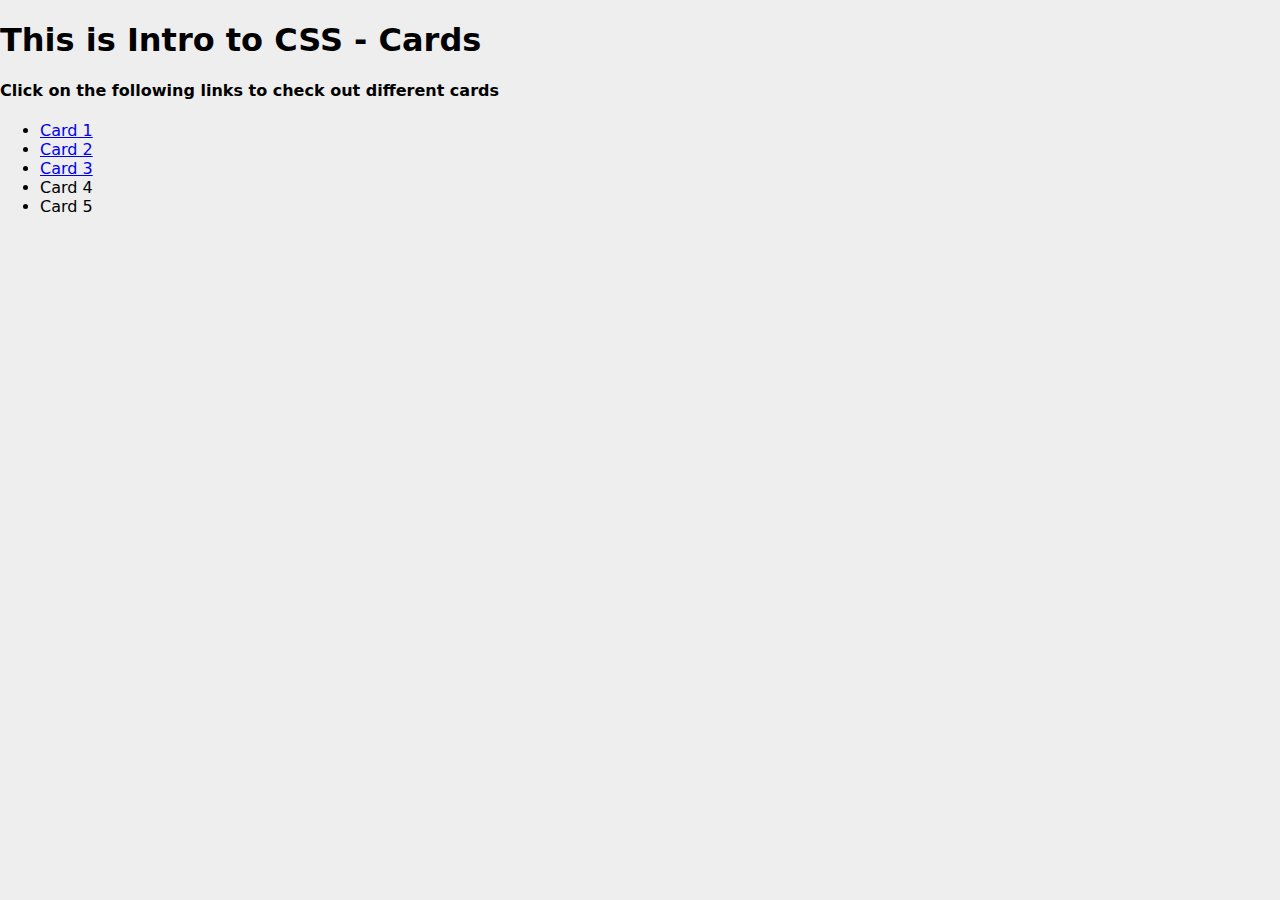
<file: index.html>
<!DOCTYPE html>
<html lang="en">
<head>
    <meta charset="UTF-8">
    <meta name="viewport" content="width=device-width, initial-scale=1.0">
    <title>Intro to CSS - Cards</title>
    <link rel="stylesheet" href="style.css">
</head>
<body>
    <h1>This is Intro to CSS - Cards</h1>
    <h4>Click on the following links to check out different cards</h4>
    
    <ul>
        <li><a href="card1.html">Card 1</a></li>
        <li><a href="card2.html">Card 2</a></li>
        <li><a href="card3.html">Card 3</a></li>
        <li>Card 4</li>
        <li>Card 5</li>
    </ul>
</body>
</html>
</file>
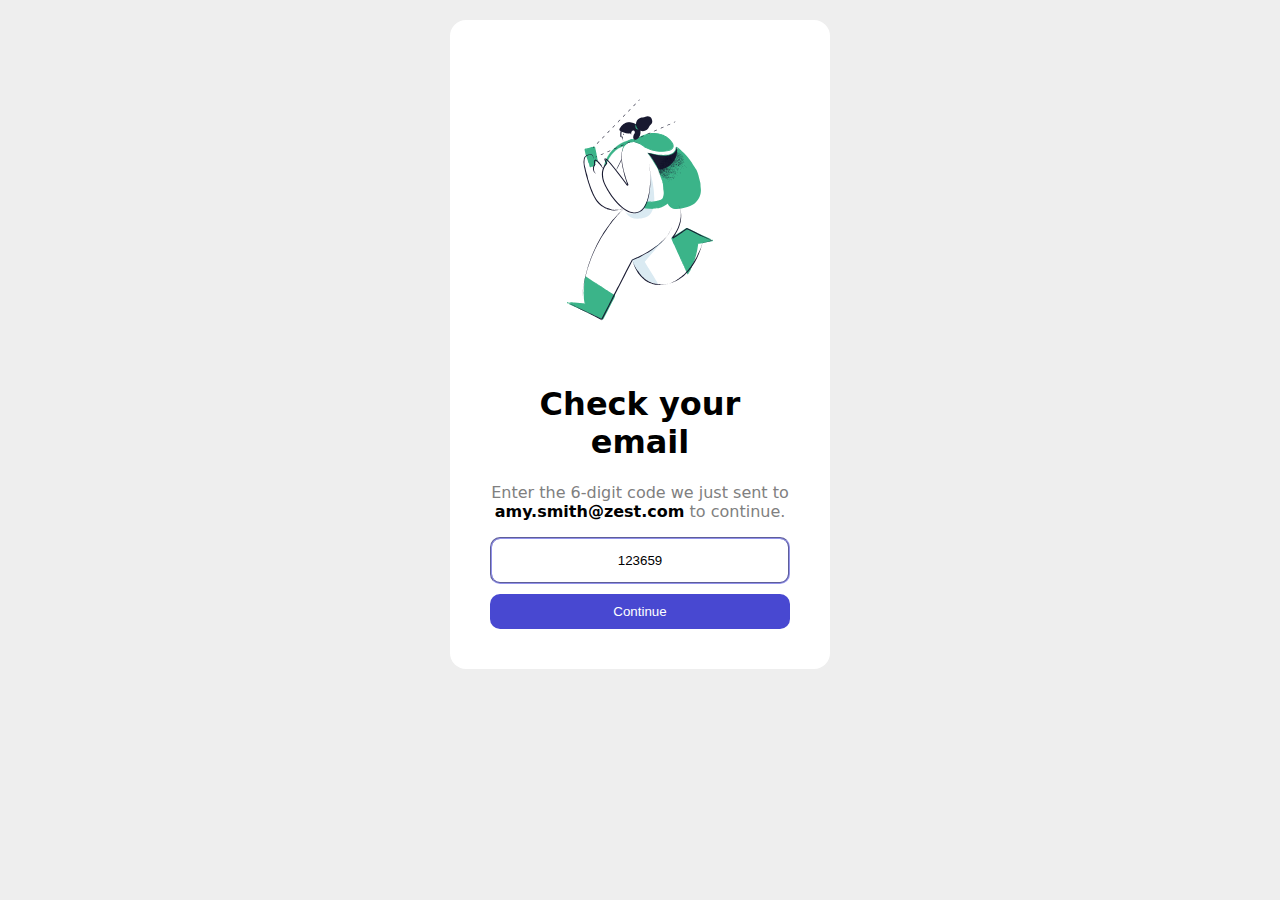
<file: card1.html>
<!DOCTYPE html>
<html lang="en">
<head>
    <meta charset="UTF-8">
    <meta name="viewport" content="width=device-width, initial-scale=1.0">
    <title>Card 1</title>
    <link rel="stylesheet" href="style.css">
</head>
<body>
    <div class="card1 center">
        <img src="card1Image.svg" height="300px" alt="">
        <h1>Check your email</h3>
        <p class="card1-p">Enter the 6-digit code we just sent to <b style="color: black;">amy.smith@zest.com</b> to continue.</p>
        <input class="card1-input center" type="text" name="code" id="code" value="123659">
        <button class="card1-btn">Continue</button>
    </div>
</body>
</html>
</file>
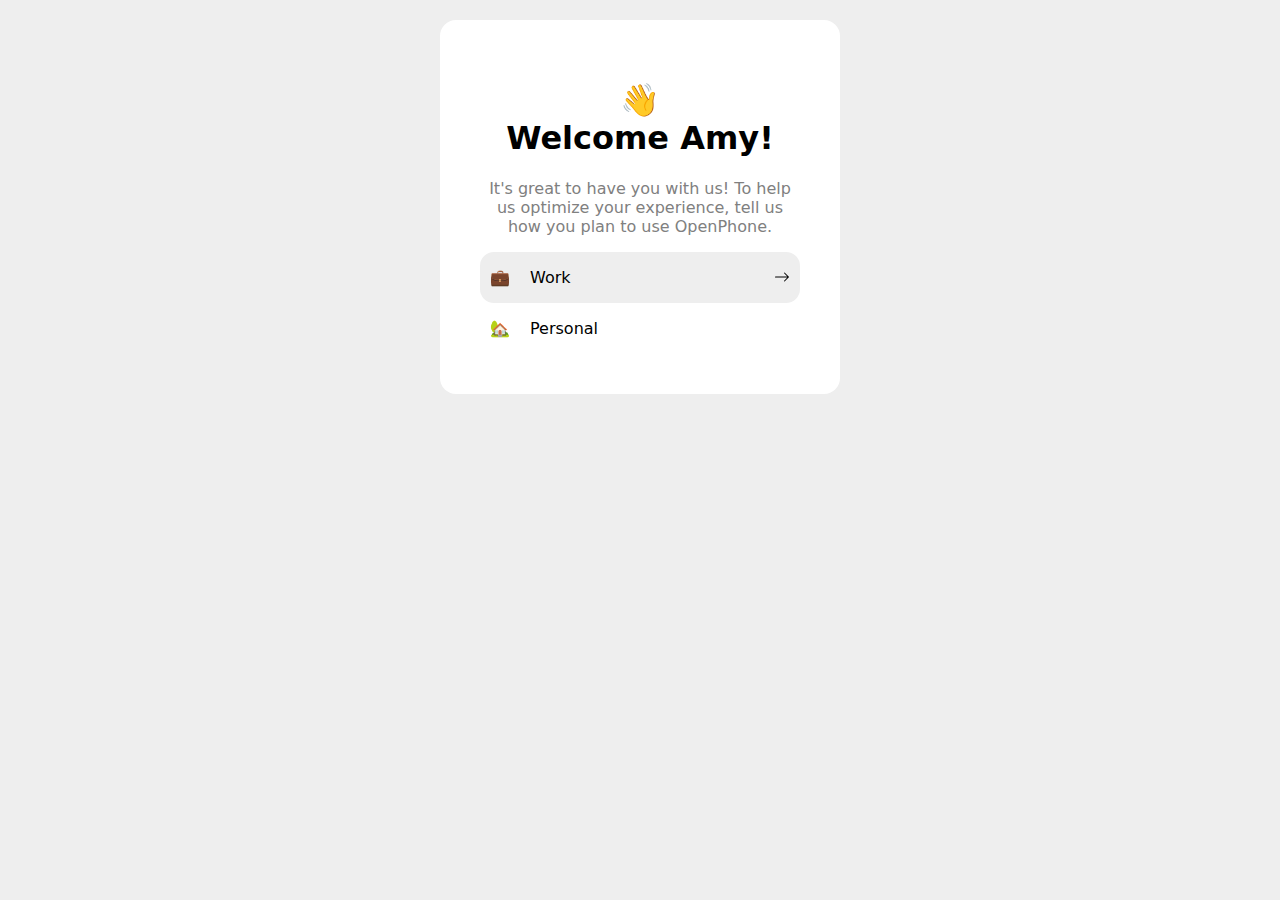
<file: card2.html>
<!DOCTYPE html>
<html lang="en">
<head>
    <meta charset="UTF-8">
    <meta name="viewport" content="width=device-width, initial-scale=1.0">
    <title>Card 2</title>
    <link rel="stylesheet" href="style.css">
</head>
<body>
    <div class="card2 center">
        <h1 class="wave">👋</h1>
        <h1 class="card2-header">Welcome Amy!</h3>
        <p class="card2-p">It's great to have you with us! To help us optimize your experience, tell us how you plan to use OpenPhone.</p>

        <div class="card2-flex-work">
            <div class="work">
                <p>💼</p>
                <p>Work</p>
            </div>
            <svg xmlns="http://www.w3.org/2000/svg" width="16" height="16" fill="currentColor" class="bi bi-arrow-right" viewBox="0 0 16 16">
                <path fill-rule="evenodd" d="M1 8a.5.5 0 0 1 .5-.5h11.793l-3.147-3.146a.5.5 0 0 1 .708-.708l4 4a.5.5 0 0 1 0 .708l-4 4a.5.5 0 0 1-.708-.708L13.293 8.5H1.5A.5.5 0 0 1 1 8"/>
            </svg>
        </div>

        <div class="card2-flex-personal">
                <p>🏡</p>
                <p>Personal</p>
        </div>
    </div>
</body>
</html>
</file>
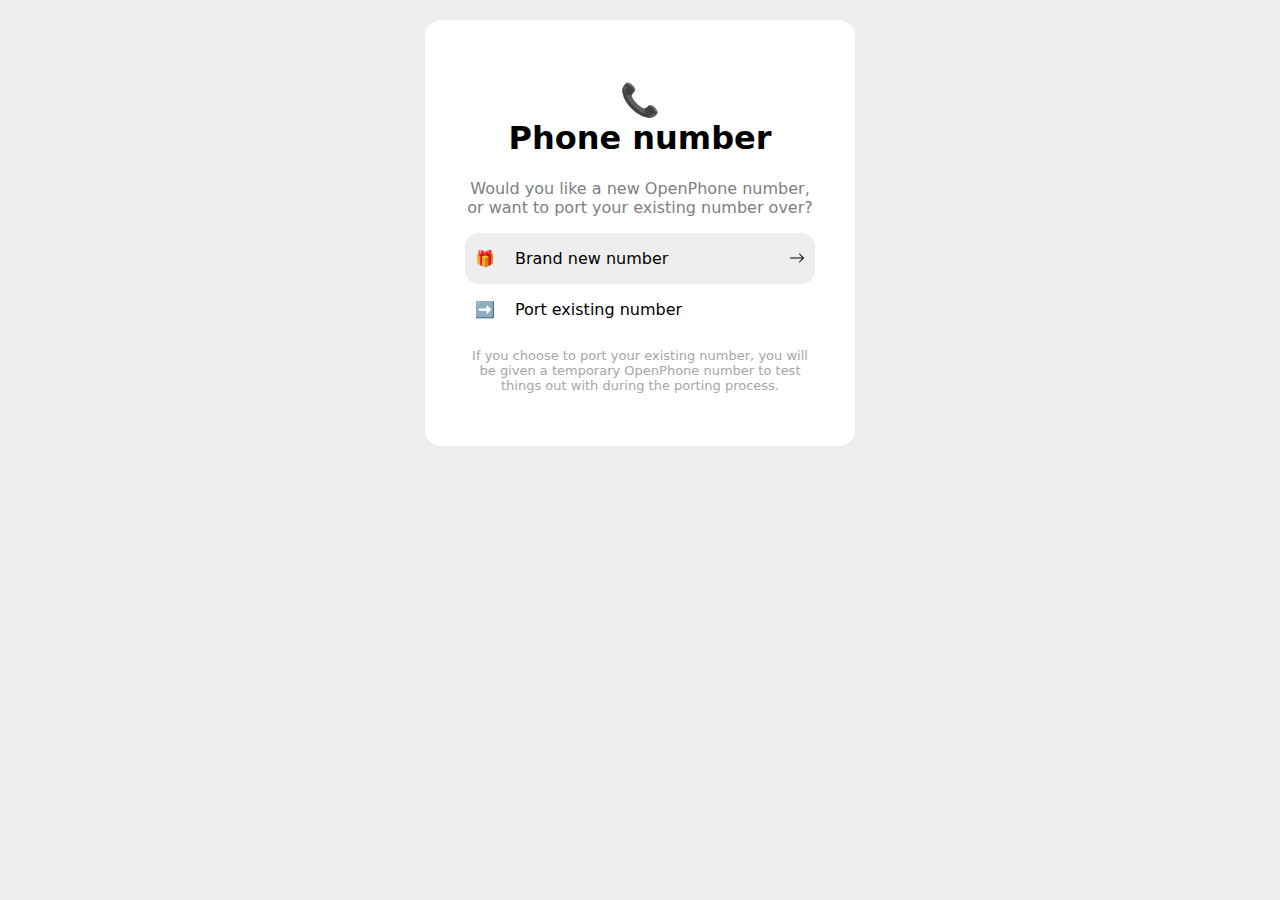
<file: card3.html>
<!DOCTYPE html>
<html lang="en">
<head>
    <meta charset="UTF-8">
    <meta name="viewport" content="width=device-width, initial-scale=1.0">
    <title>Card 3</title>
    <link rel="stylesheet" href="style.css">
</head>
<body>
    <div class="card3 center">
        <h1 class="phone">📞</h1>
        <h1 class="card3-header">Phone number</h3>
        <p class="card3-p1">Would you like a new OpenPhone number, or want to port your existing number over?</p>

        <div class="card3-flex-new">
            <div class="new-number">
                <p>🎁</p>
                <p>Brand new number</p>
            </div>
            <svg xmlns="http://www.w3.org/2000/svg" width="16" height="16" fill="currentColor" class="bi bi-arrow-right" viewBox="0 0 16 16">
                <path fill-rule="evenodd" d="M1 8a.5.5 0 0 1 .5-.5h11.793l-3.147-3.146a.5.5 0 0 1 .708-.708l4 4a.5.5 0 0 1 0 .708l-4 4a.5.5 0 0 1-.708-.708L13.293 8.5H1.5A.5.5 0 0 1 1 8"/>
            </svg>
        </div>

        <div class="card3-flex-port">
                <p>➡️</p>
                <p>Port existing number</p>
        </div>

        <div class="divp">
            <p class="card3-p2">If you choose to port your existing number, you will be given a temporary OpenPhone number to test things out with during the porting process.</p>
        </div>        
    </div>
</body>
</html>
</file>
<file: style.css>
body {
    margin: 0;
    box-sizing: border-box;
    font-family: system-ui, -apple-system, BlinkMacSystemFont, 'Segoe UI', Roboto, Oxygen, Ubuntu, Cantarell, 'Open Sans', 'Helvetica Neue', sans-serif;
    background-color: #eee;
}

.center {
    text-align: center;
}

.card1 {
    width: 300px;
    margin: 20px auto;
    padding: 40px;
    background-color: white;
    border-radius: 16px;
}

.card1-p {
    color: gray;
}

.card1-input {
    width: 100%;
    padding: 14px;
    box-sizing: border-box;
    border-radius: 10px;
    border: 2px groove rgb(146, 146, 236);
    margin-bottom: 10px;
}

.card1-btn {
    background-color: rgb(72, 72, 209);
    color: white;
    width: 100%;
    padding: 10px;
    border-radius: 10px;
    border: none;
}

.card2 {
    width: 320px;
    margin: 20px auto;
    padding: 40px;
    background-color: white;
    border-radius: 16px;
}

.wave {
    margin-bottom: 0;
}

.card2-header {
    margin-top: 0;
}

.card2-p {
    color: gray;
    font-weight: 500;
}

.card2-flex-work{
    background-color: #eee;
    border: none;
    border-radius: 14px;
    display: flex;
    justify-content: space-between;
    align-items: center;
    padding: 0 10px;
}

.work {
    display: flex;
    gap: 20px;
}

.card2-flex-personal{
    border: none;
    border-radius: 14px;
    display: flex;
    gap: 20px;
    align-items: center;
    padding: 0 10px;
}

.card3 {
    width: 350px;
    margin: 20px auto;
    padding: 40px;
    background-color: white;
    border-radius: 16px;
}

.phone {
    margin-bottom: 0;
}

.card3-header {
    margin-top: 0;
}

.card3-p1 {
    color: gray;
    font-weight: 500;
}

.card3-flex-new{
    background-color: #eee;
    border: none;
    border-radius: 14px;
    display: flex;
    justify-content: space-between;
    align-items: center;
    padding: 0 10px;
}

.new-number {
    display: flex;
    gap: 20px;
}

.card3-flex-port{
    border: none;
    border-radius: 14px;
    display: flex;
    gap: 20px;
    align-items: center;
    padding: 0 10px;
}

.div-p {
    width: 50%;
    flex: 1;
}

.card3-p2 {
    color: #a9a5a5;
    font-weight: 500;
    font-size: 13px;
}
</file>
